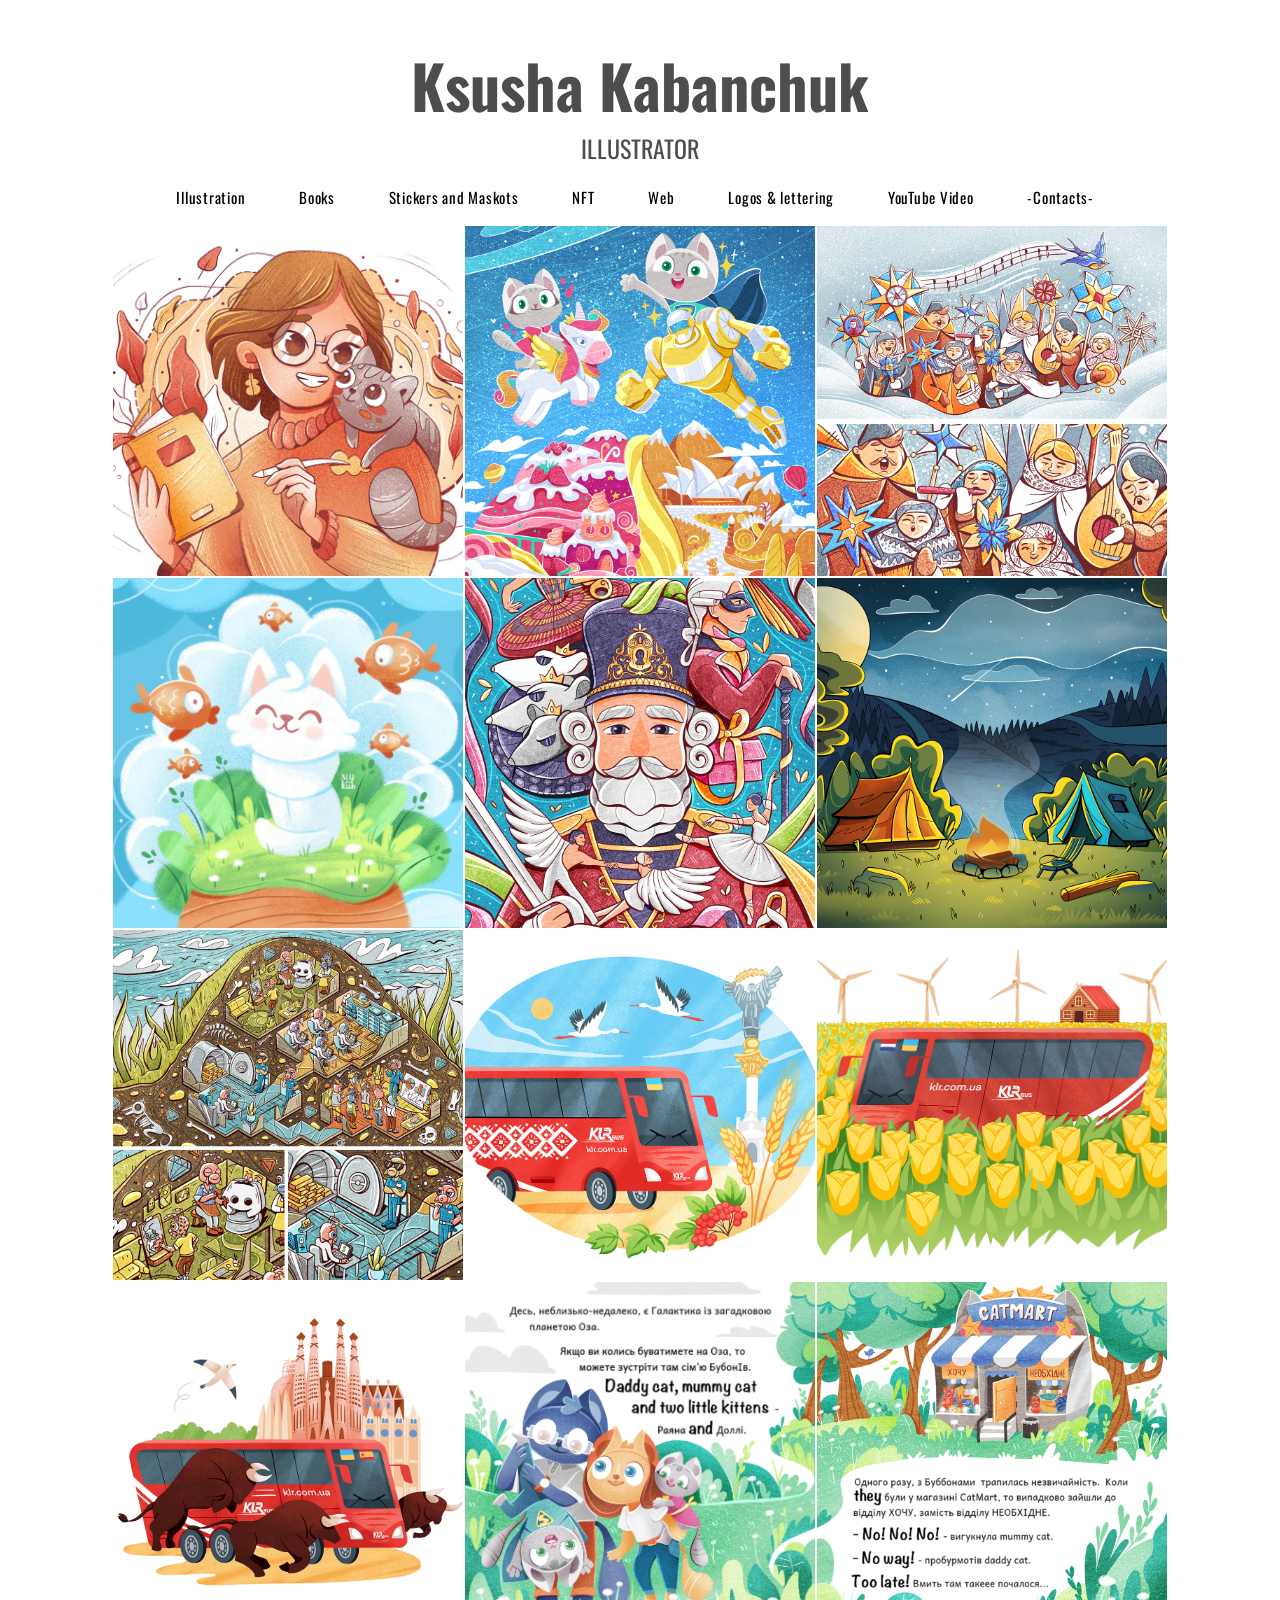
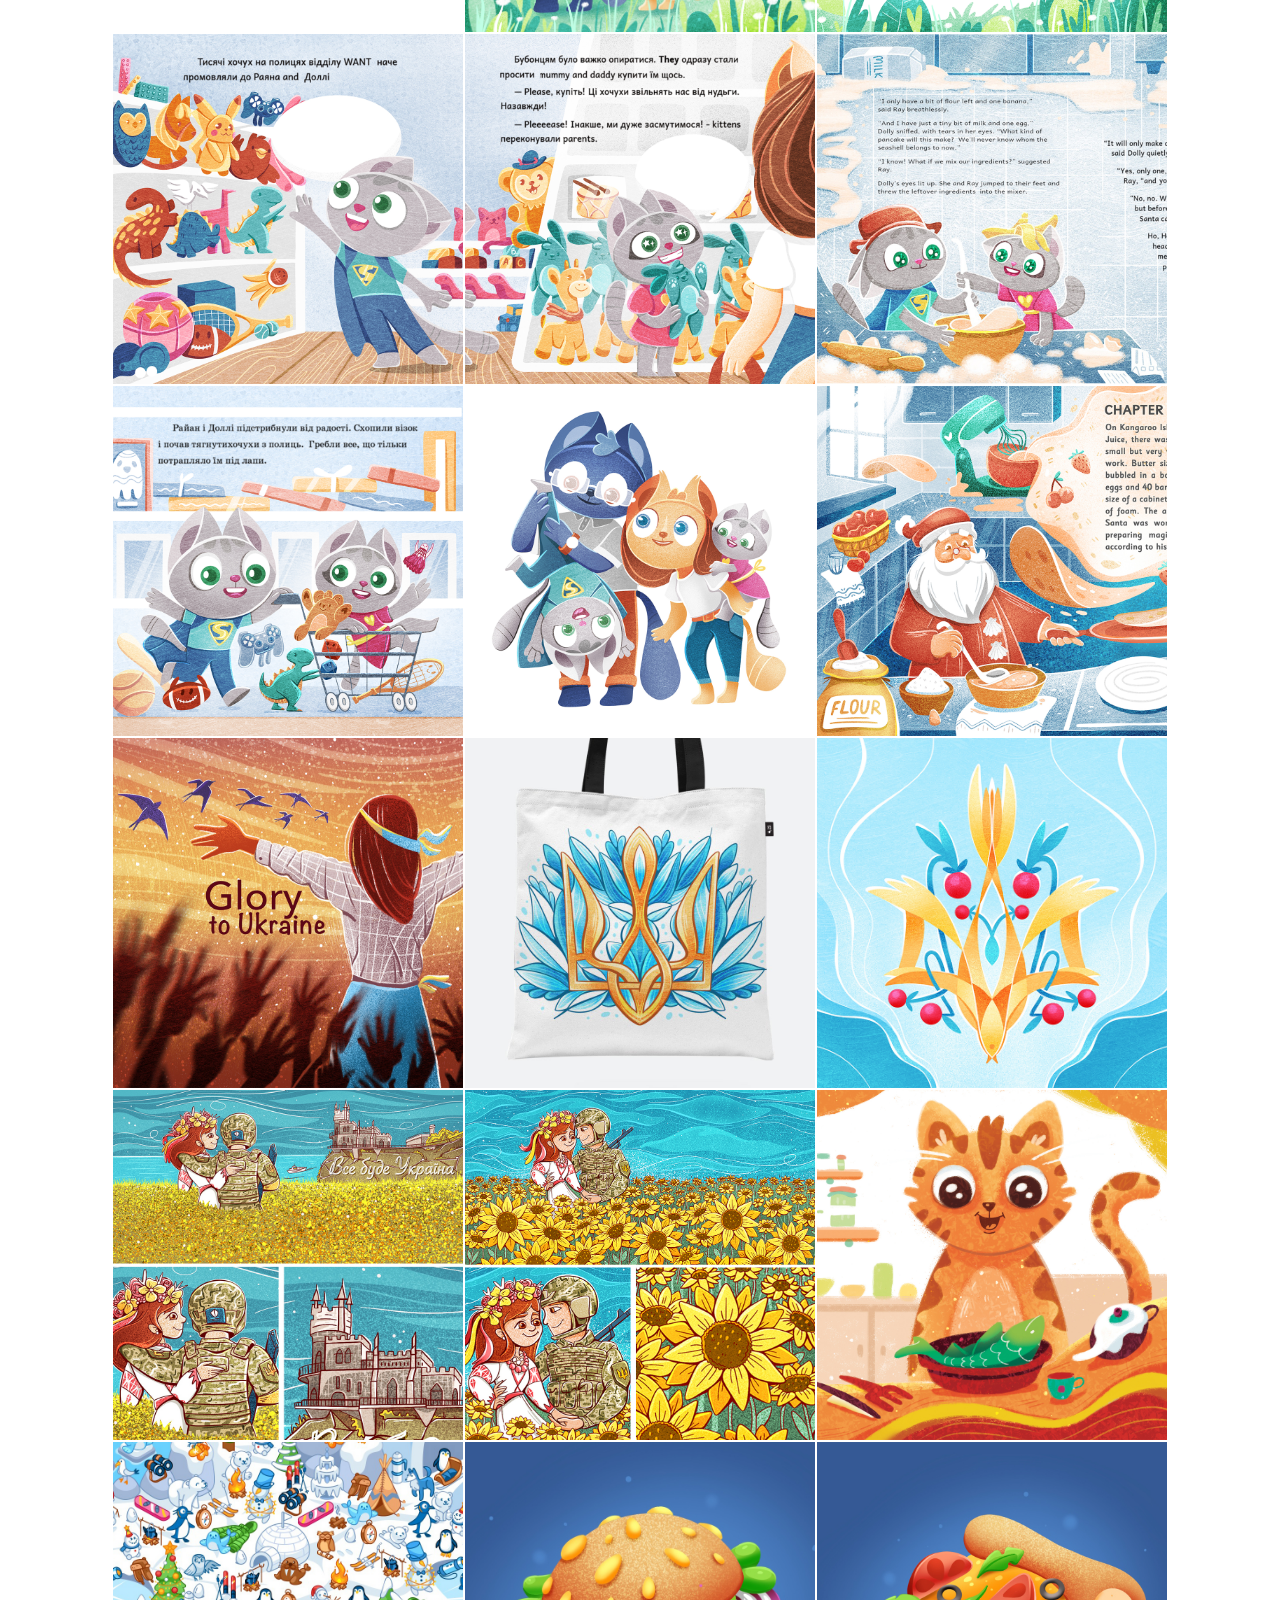
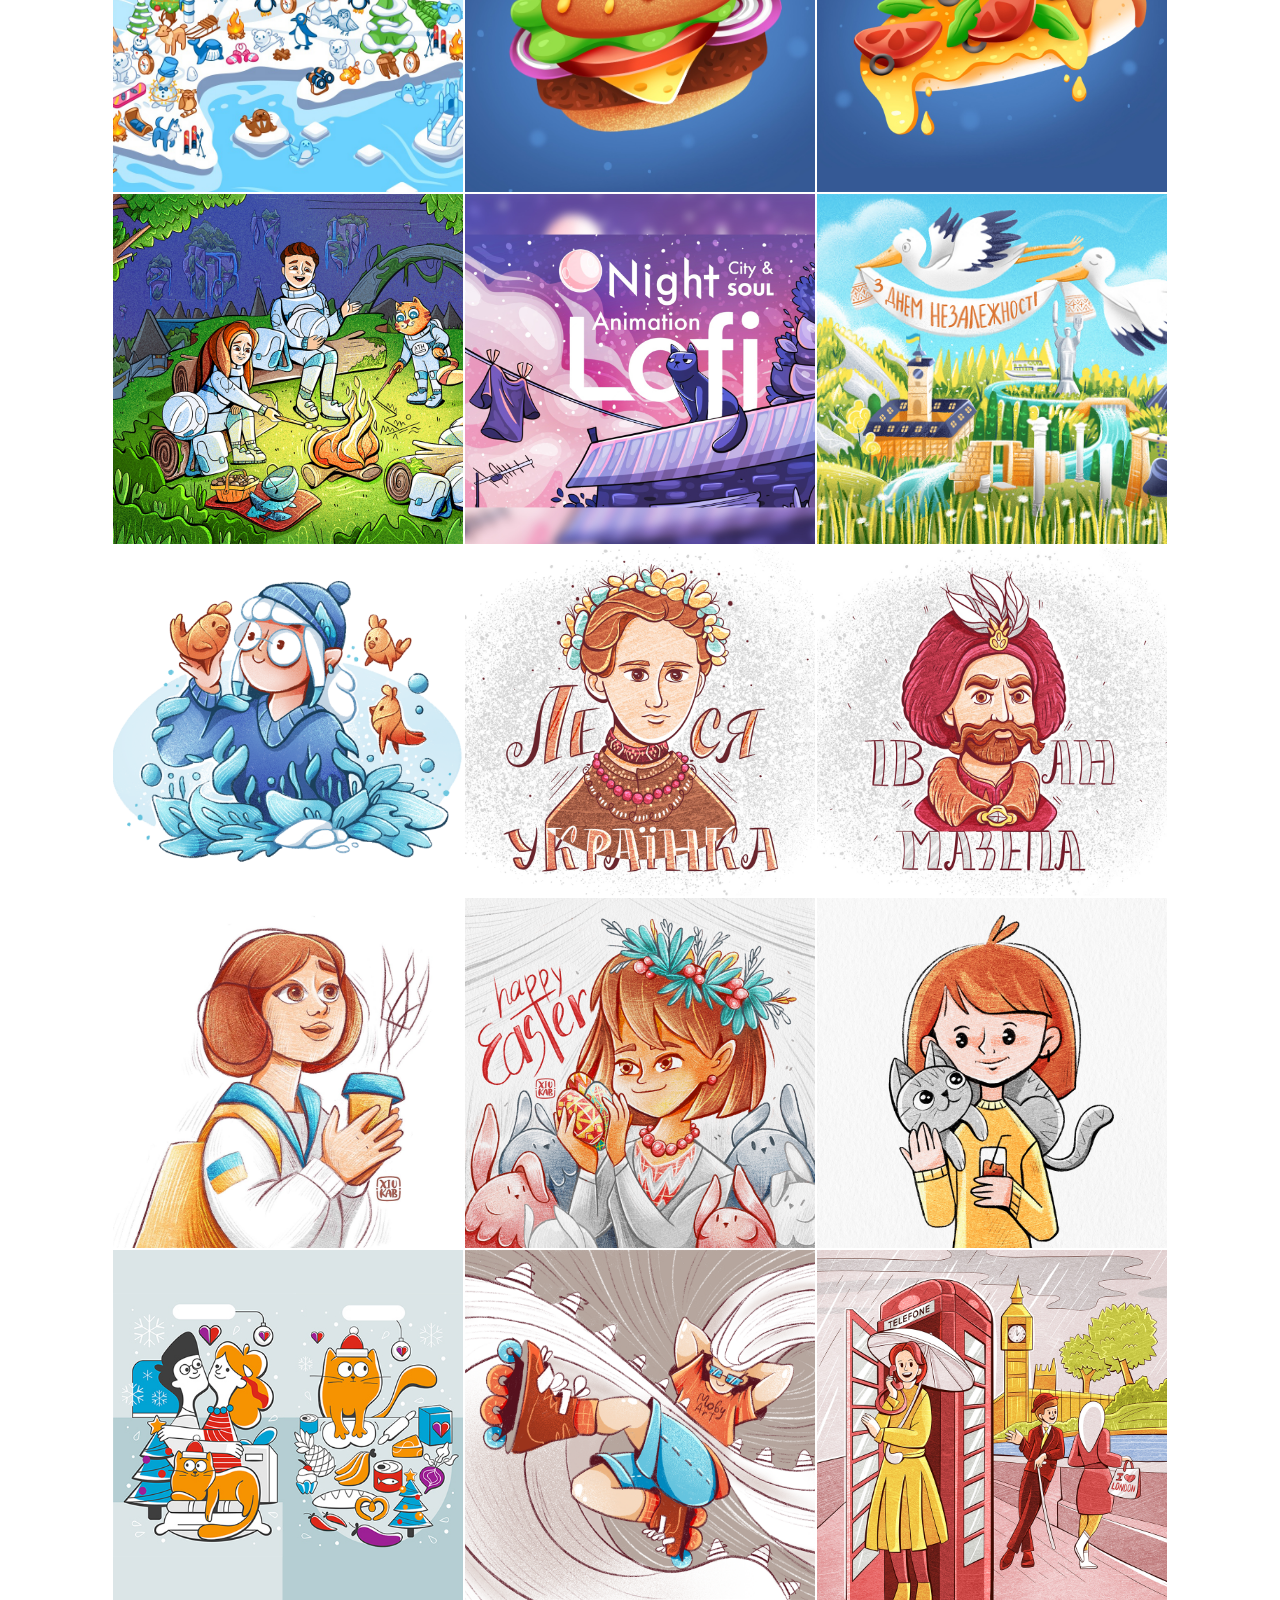
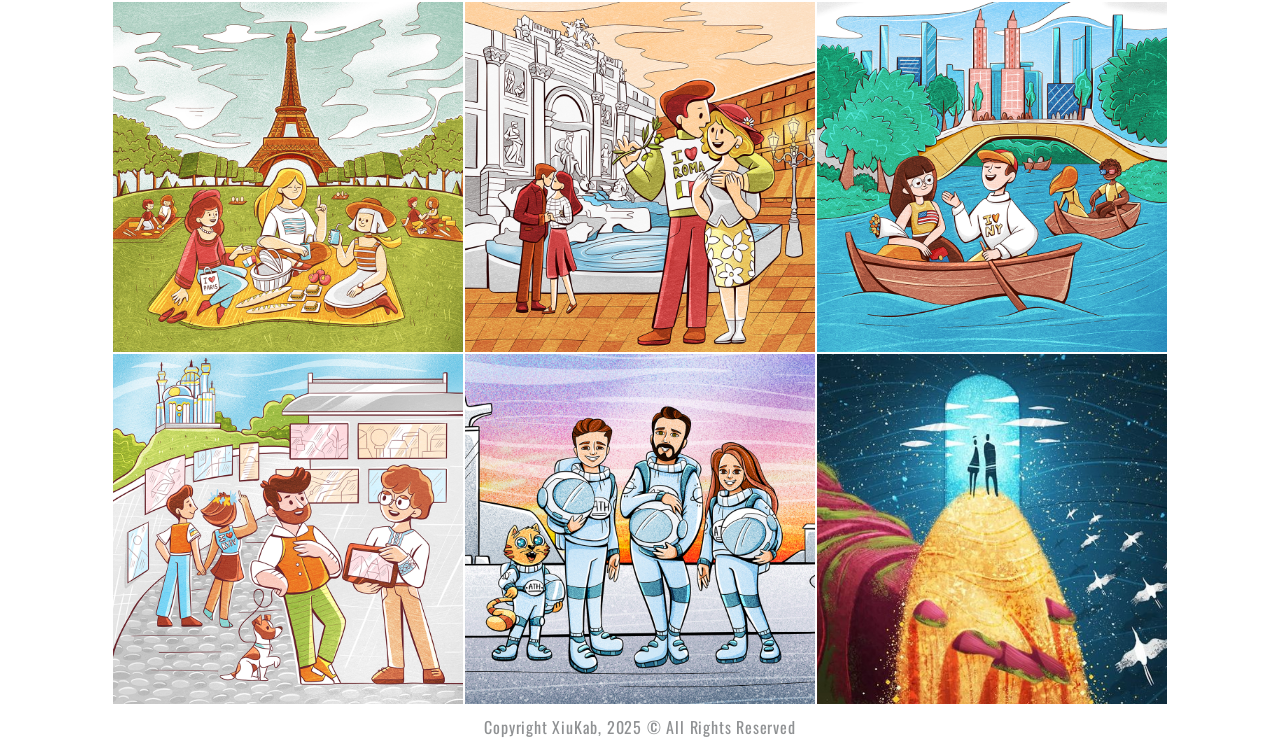
<file: index.html>
<!DOCTYPE html>
<html lang="en">
<head>
	<title>xiukab-illustrations</title>
	<meta charset="utf-8">
	<link rel="stylesheet" href="https://stackpath.bootstrapcdn.com/bootstrap/4.1.3/css/bootstrap.min.css" integrity="sha384-MCw98/SFnGE8fJT3GXwEOngsV7Zt27NXFoaoApmYm81iuXoPkFOJwJ8ERdknLPMO" crossorigin="anonymous">
	<link href="https://fonts.googleapis.com/css?family=Oswald" rel="stylesheet">
	<link rel="stylesheet" type="text/css" href="css.css">
	<script data-ad-client="ca-pub-8820278522522289" async src="https://pagead2.googlesyndication.com/pagead/js/adsbygoogle.js"></script>
	<link rel="shortcut icon" href="/img/favicon.ico" type="image/x-icon">
</head>
<body>
<a href="https://bank.gov.ua/en/news/all/natsionalniy-bank-vidkriv-spetsrahunok-dlya-zboru-koshtiv-na-potrebi-armiyi" class="em-ribbon" style="position: absolute; left:0; top:0; width: 90px; height: 90px; background: url('http://stfalcon.github.io/stopwar/img/stop-war-in-ukraine.png'); z-index: 2013; border: 0;" title="Do something to stop this war! Russians are killing our children and civilians!" target="_blank"></a>	
<div class="container-fluid bg">
	<div class="row">
		<div class="col-md-12">
			<div class="nav justify-content-center">
				<div class="logo">Ksusha Kabanchuk</div> 
			</div>
		</div>
	</div>
</div>
<div class="container-fluid bg">
	<div class="row">
		<div class="col-md-12">
			<div class="nav justify-content-center">
				<div class="logo2">ILLUSTRATOR</div>
			</div>
		</div>
	</div>
</div>
				

<div class="container-fluid bg">
	<div class="row">
		<div class="col-md-12">
			<div class="nav justify-content-center">
				<ul type="none" class="menu">
						<li><a href="index.html" class="blue-link line">Illustration</a></li>
						<li><a href="books.html" class="blue-link line">Books</a></li>
						<li><a href="stickers.html" class="blue-link line">Stickers and Maskots</a></li>
						<li><a href="nft.html" class="blue-link line">NFT</a></li>
						<li><a href="web.html" class="blue-link line">Web</a></li>
						<li><a href="logos.html" class="blue-link line">Logos & lettering</a></li>
						<li><a href="youtube.html" class="blue-link line">YouTube Video</a></li>
						<li><a href="contacts.html" class="blue-link line">-Contacts-</a></li>
						
					</ul>
			</div>
		</div>
	</div>
</div>
					
<!--линия <hr />-->


<div class="container-fluid bg">
	<div class="row">
		<div class="col-md-12">
			<div class="nav justify-content-center">	
<div class="block-container"><img src="img0/1.jpg"/></div>
<div class="block-container"><img src="img0/2.jpg"/></div>
<div class="block-container"><img src="img0/3.jpg"/></div>				
<div class="block-container"><img src="img0/4.jpg"/></div>	
<div class="block-container"><img src="img0/5.JPG"/></div>	
<div class="block-container"><img src="img0/6.jpg"/></div>	
<div class="block-container"><img src="img0/7.jpg"/></div>	
<div class="block-container"><img src="img0/8.JPG"/></div>	
<div class="block-container"><img src="img0/9.JPG"/></div>
<div class="block-container"><img src="img0/10.JPG"/></div>
<div class="block-container"><img src="img0/11.jpg"/></div>
<div class="block-container"><img src="img0/12.jpg"/></div>
<div class="block-container"><img src="img0/13.jpg"/></div>				
<div class="block-container"><img src="img0/14.jpg"/></div>	
<div class="block-container"><img src="img0/15.jpg"/></div>	
<div class="block-container"><img src="img0/16.jpg"/></div>	
<div class="block-container"><img src="img0/17.jpg"/></div>	
<div class="block-container"><img src="img0/18.jpg"/></div>	
<div class="block-container"><img src="img0/19.JPG"/></div>
<div class="block-container"><img src="img0/20.jpg"/></div>
<div class="block-container"><img src="img0/21.JPG"/></div>
<div class="block-container"><img src="img0/22.jpg"/></div>
<div class="block-container"><img src="img0/23.jpg"/></div>				
<div class="block-container"><img src="img0/24.jpg"/></div>	
<div class="block-container"><img src="img0/25.jpg"/></div>	
<div class="block-container"><img src="img0/26.JPG"/></div>	
<div class="block-container"><img src="img0/27.JPG"/></div>	
<div class="block-container"><img src="img0/28.jpg"/></div>	
<div class="block-container"><img src="img0/29.jpg"/></div>
<div class="block-container"><img src="img0/30.JPG"/></div>
<div class="block-container"><img src="img0/31.PNG"/></div>
<div class="block-container"><img src="img0/32.JPG"/></div>
<div class="block-container"><img src="img0/33.JPG"/></div>				
<div class="block-container"><img src="img0/34.JPG"/></div>	
<div class="block-container"><img src="img0/35.JPG"/></div>	
<div class="block-container"><img src="img0/36.JPG"/></div>	
<div class="block-container"><img src="img0/37.jpg"/></div>	
<div class="block-container"><img src="img0/38.PNG"/></div>	
<div class="block-container"><img src="img0/39.JPG"/></div>
<div class="block-container"><img src="img0/40.JPG"/></div>
<div class="block-container"><img src="img0/41.JPG"/></div>
<div class="block-container"><img src="img0/42.JPG"/></div>
<div class="block-container"><img src="img0/43.JPG"/></div>				
<div class="block-container"><img src="img0/44.jpg"/></div>	
<div class="block-container"><img src="img0/45.jpg"/></div>	

				
</div>
</div>
</div>
</div>


<div class="container-fluid bg">
	<div class="row">
		<div class="col-md-12">
			<div class="nav justify-content-center">
				<div class="copy"> Copyright XiuKab, 2025 © All Rights Reserved </div>
			</div>
		</div>
	</div>
</div>



</body>
</file>
<file: css.css>
.logo {
	text-align: center;
	margin-top: 40px;
	font-weight: 700;
	font-family: 'Oswald', sans-serif;
	font-size: 60px;
	color: #4d4d4d;
}

.logo2 {
	text-align: center;
	font-weight: 400;
	font-family: 'Oswald', sans-serif;
	font-size: 24px;
	color: #4d4d4d;
}






ul.menu li {
	display: inline-block;
	position: center;
	padding-right: 50px;
	padding-top: 20px;
	font-family: 'Oswald', sans-serif;
}

.line {
	line-height: 1;
    position:relative;
	color: black;
}

.line:hover {
	text-decoration:none;
}

.line:after {
	display: block;
    content: "";
    height: 3px;
    width: 0%;
    background-color: #ff8400;
    left: 50%;
    position: absolute;
    -webkit-transition: width .1s ease-in-out;
    -moz--transition: width .1s ease-in-out;
    transition: width .1s ease-in-out;
    -webkit-transform: translateX(-50%);
    -moz-transform: translateX(-50%);
    transform: translateX(-50%);
}

.line:hover:after,
.line:focus:after {
	width: 100%;
}




.menu {
	text-align: center;
	font-weight: 400;
	font-family: 'Oswald', sans-serif;
	font-size: 15px;
	letter-spacing: 0.05em;
}





.block-container {
	position: relative;
	float: left;
	margin: 1px;
            }
.block-container, 
.block-container div, 
.block-container img { width: 350px; height: 350px; }
.block-container div, 
.block-container img { position: absolute; }
.block-container img {z-index: 1000;}
.block-front {
	z-index: 1001;
	background-color: white;
	transition: all 0.4s ease-in-out 0s;
	opacity: 0;
	color: black;
            }
.block-front:hover { opacity: .8; }
.block-front span {
	display: block;
	padding: 260px 10px 0 10px;
	text-align: center;
	font-family: 'Oswald', sans-serif;
	letter-spacing: 0.05em;
            }


.line {
	margin-top: 40px;
}


.social {
	margin-top: 20px;
	cursor: pointer;
	width: 40px;
	height: 40px;
	margin-right: 10px;
}

.fh {
	margin-top: 10px;
}


.copy {
	margin: 10px;
	font-family: 'Oswald', sans-serif;
	letter-spacing: 0.05em;
	opacity: 50%;
}
</file>
